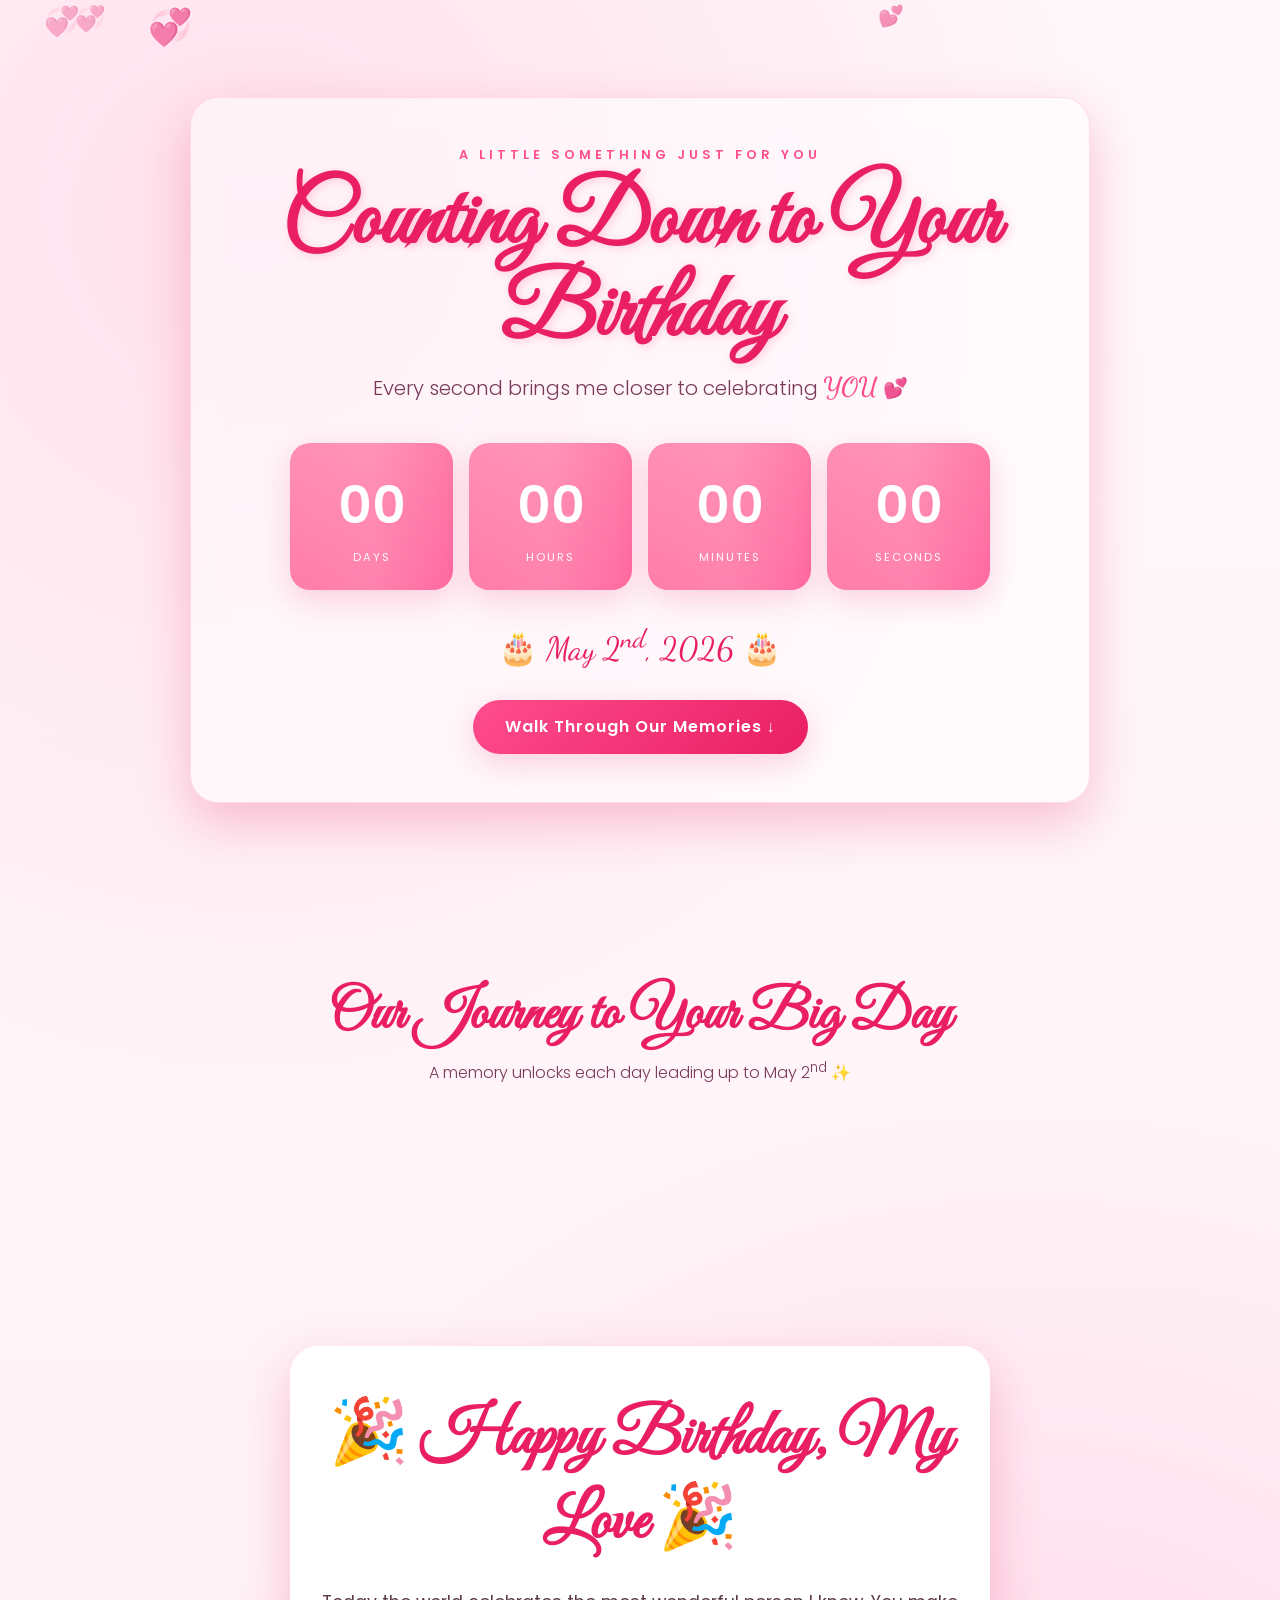
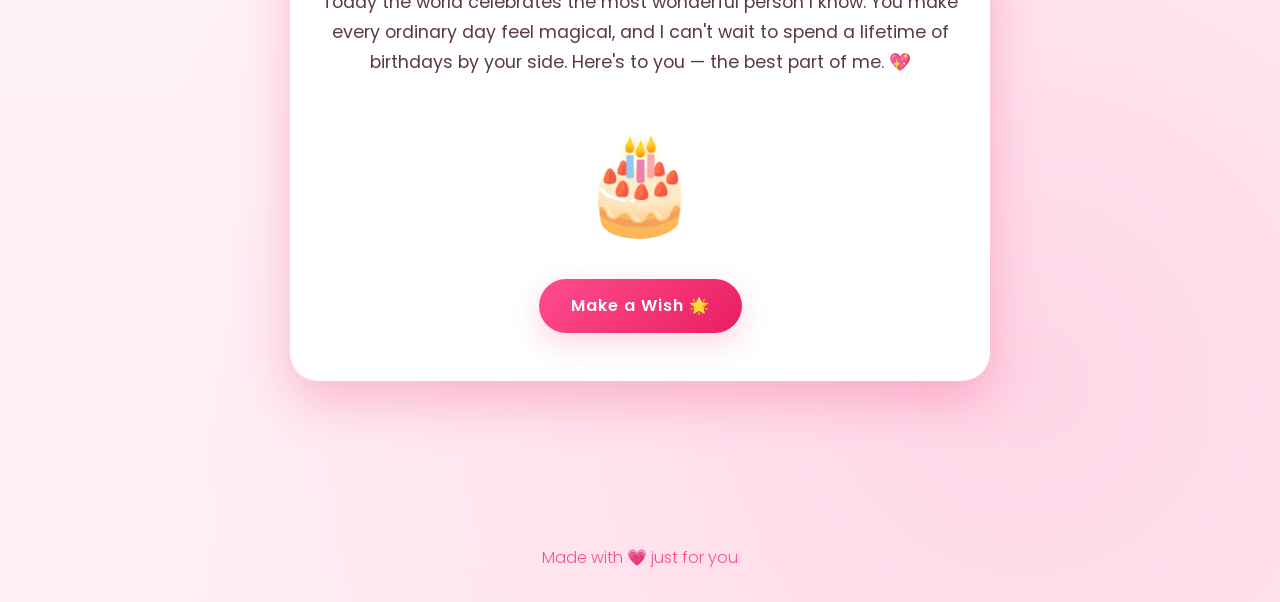
<file: bday/index.html>
<!DOCTYPE html>
<html lang="en">
<head>
  <meta charset="UTF-8" />
  <meta name="viewport" content="width=device-width, initial-scale=1.0" />
  <title>Counting Down to Your Special Day 💖</title>
  <link href="https://fonts.googleapis.com/css2?family=Dancing+Script:wght@600;700&family=Poppins:wght@300;400;600&family=Great+Vibes&display=swap" rel="stylesheet">
  <link rel="stylesheet" href="styles.css" />
</head>
<body>
  <!-- Floating hearts background -->
  <div class="hearts-bg" id="heartsBg" aria-hidden="true"></div>

  <!-- Hero / Countdown Section -->
  <header class="hero" id="heroSection">
    <div class="hero-inner">
      <p class="eyebrow">A little something just for you</p>
      <h1 class="hero-title">Counting Down to Your Birthday</h1>
      <p class="hero-sub">Every second brings me closer to celebrating <span class="accent">YOU</span> 💕</p>

      <div class="countdown" id="countdown" role="timer" aria-live="polite">
        <div class="time-box"><span id="days">00</span><label>Days</label></div>
        <div class="time-box"><span id="hours">00</span><label>Hours</label></div>
        <div class="time-box"><span id="minutes">00</span><label>Minutes</label></div>
        <div class="time-box"><span id="seconds">00</span><label>Seconds</label></div>
      </div>

      <p class="target-date">🎂 May 2<sup>nd</sup>, 2026 🎂</p>

      <a href="#timeline" class="cta">Walk Through Our Memories ↓</a>
    </div>
  </header>

  <!-- Memory Timeline Section -->
  <section class="timeline-section" id="timeline">
    <h2 class="section-title">Our Journey to Your Big Day</h2>
    <p class="section-sub">A memory unlocks each day leading up to May 2<sup>nd</sup> ✨</p>
    <div class="timeline" id="timelineContainer"></div>
  </section>

  <!-- Birthday Reveal (shows when countdown hits 0) -->
  <section class="reveal hidden" id="revealSection">
    <div class="reveal-card">
      <h2 class="reveal-title">🎉 Happy Birthday, My Love 🎉</h2>
      <p class="reveal-message">
        Today the world celebrates the most wonderful person I know.
        You make every ordinary day feel magical, and I can't wait to spend
        a lifetime of birthdays by your side. Here's to you — the best part of me. 💖
      </p>
      <div class="cake">🎂</div>
      <button class="cta" id="celebrateBtn">Make a Wish 🌟</button>
    </div>
  </section>

  <footer class="footer">
    <p>Made with 💗 just for you</p>
  </footer>

  <!-- Confetti canvas -->
  <canvas id="confettiCanvas"></canvas>

  <script src="memories.js"></script>
  <script src="script.js"></script>
</body>
</html>
</file>
<file: bday/styles.css>
/* ============================================
   Birthday Countdown — Romantic Pink Theme
   ============================================ */

:root {
  --pink-50:  #fff0f6;
  --pink-100: #ffe0ec;
  --pink-200: #ffc2d9;
  --pink-300: #ff9ec0;
  --pink-400: #ff7aa6;
  --pink-500: #ff4d8d;
  --rose:     #e91e63;
  --blush:    #ffd6e7;
  --cream:    #fff8fb;
  --gold:     #ffd700;
  --plum:     #5a1a3b;
  --shadow:   0 10px 30px rgba(233, 30, 99, 0.18);
  --shadow-lg:0 20px 50px rgba(233, 30, 99, 0.25);
}

* { box-sizing: border-box; margin: 0; padding: 0; }

html { scroll-behavior: smooth; }

body {
  font-family: 'Poppins', sans-serif;
  background:
    radial-gradient(circle at 20% 10%, var(--pink-100) 0%, transparent 40%),
    radial-gradient(circle at 80% 90%, var(--blush) 0%, transparent 40%),
    linear-gradient(180deg, var(--cream) 0%, var(--pink-50) 100%);
  color: var(--plum);
  min-height: 100vh;
  overflow-x: hidden;
}

/* -------- Floating Hearts Background -------- */
.hearts-bg {
  position: fixed;
  inset: 0;
  pointer-events: none;
  z-index: 0;
  overflow: hidden;
}
.heart {
  position: absolute;
  font-size: 1.5rem;
  opacity: 0.6;
  animation: floatUp linear infinite;
  user-select: none;
}
@keyframes floatUp {
  0%   { transform: translateY(100vh) rotate(0deg); opacity: 0; }
  10%  { opacity: 0.7; }
  90%  { opacity: 0.7; }
  100% { transform: translateY(-15vh) rotate(360deg); opacity: 0; }
}

/* -------- Hero / Countdown -------- */
.hero {
  position: relative;
  min-height: 100vh;
  display: grid;
  place-items: center;
  text-align: center;
  padding: 2rem 1.5rem;
  z-index: 1;
}
.hero-inner {
  max-width: 900px;
  width: 100%;
  background: rgba(255, 255, 255, 0.55);
  backdrop-filter: blur(14px);
  -webkit-backdrop-filter: blur(14px);
  border: 1px solid rgba(255, 192, 217, 0.5);
  border-radius: 28px;
  padding: 3rem 2rem;
  box-shadow: var(--shadow-lg);
  animation: fadeUp 1s ease;
}
@keyframes fadeUp {
  from { opacity: 0; transform: translateY(30px); }
  to   { opacity: 1; transform: translateY(0); }
}

.eyebrow {
  letter-spacing: 4px;
  text-transform: uppercase;
  font-size: 0.8rem;
  color: var(--pink-500);
  font-weight: 600;
  margin-bottom: 0.8rem;
}

.hero-title {
  font-family: 'Great Vibes', cursive;
  font-size: clamp(2.8rem, 7vw, 5.5rem);
  color: var(--rose);
  text-shadow: 2px 2px 8px rgba(255, 122, 166, 0.35);
  line-height: 1.05;
  margin-bottom: 0.6rem;
}

.hero-sub {
  font-size: clamp(1rem, 2vw, 1.25rem);
  color: #7a3a5a;
  margin-bottom: 2.5rem;
  font-weight: 300;
}
.accent {
  font-family: 'Dancing Script', cursive;
  color: var(--pink-500);
  font-weight: 700;
  font-size: 1.3em;
}

/* Countdown boxes */
.countdown {
  display: grid;
  grid-template-columns: repeat(4, 1fr);
  gap: 1rem;
  max-width: 700px;
  margin: 0 auto 2rem;
}
.time-box {
  background: linear-gradient(135deg, var(--pink-400), var(--pink-500));
  color: white;
  border-radius: 20px;
  padding: 1.5rem 0.5rem;
  box-shadow: var(--shadow);
  position: relative;
  overflow: hidden;
  transition: transform 0.3s ease;
}
.time-box::before {
  content: '';
  position: absolute;
  top: -50%; left: -50%;
  width: 200%; height: 200%;
  background: linear-gradient(45deg, transparent, rgba(255,255,255,0.25), transparent);
  transform: rotate(45deg);
  animation: shine 4s infinite;
}
@keyframes shine {
  0%   { transform: translate(-100%, -100%) rotate(45deg); }
  100% { transform: translate(100%, 100%) rotate(45deg); }
}
.time-box:hover { transform: translateY(-6px) scale(1.03); }
.time-box span {
  display: block;
  font-size: clamp(2rem, 5vw, 3.2rem);
  font-weight: 600;
  font-variant-numeric: tabular-nums;
  position: relative;
  z-index: 1;
}
.time-box label {
  display: block;
  text-transform: uppercase;
  letter-spacing: 2px;
  font-size: 0.7rem;
  opacity: 0.95;
  margin-top: 0.3rem;
  position: relative;
  z-index: 1;
}

.target-date {
  font-family: 'Dancing Script', cursive;
  font-size: clamp(1.5rem, 3vw, 2rem);
  color: var(--rose);
  margin-bottom: 2rem;
}

.cta {
  display: inline-block;
  background: linear-gradient(135deg, var(--pink-500), var(--rose));
  color: white;
  padding: 0.9rem 2rem;
  border-radius: 50px;
  text-decoration: none;
  font-weight: 600;
  letter-spacing: 1px;
  border: none;
  cursor: pointer;
  font-size: 1rem;
  font-family: inherit;
  box-shadow: var(--shadow);
  transition: transform 0.3s, box-shadow 0.3s;
}
.cta:hover {
  transform: translateY(-3px);
  box-shadow: var(--shadow-lg);
}

/* -------- Timeline -------- */
.timeline-section {
  padding: 5rem 1.5rem;
  position: relative;
  z-index: 1;
}
.section-title {
  font-family: 'Great Vibes', cursive;
  font-size: clamp(2.2rem, 5vw, 3.5rem);
  text-align: center;
  color: var(--rose);
  margin-bottom: 0.5rem;
}
.section-sub {
  text-align: center;
  color: #7a3a5a;
  margin-bottom: 3rem;
  font-weight: 300;
}

.timeline {
  position: relative;
  max-width: 1000px;
  margin: 0 auto;
}
.timeline::before {
  content: '';
  position: absolute;
  left: 50%;
  top: 0; bottom: 0;
  width: 3px;
  background: linear-gradient(180deg, var(--pink-300), var(--pink-500), var(--pink-300));
  transform: translateX(-50%);
  border-radius: 3px;
}

.memory-card {
  position: relative;
  width: 45%;
  background: white;
  border-radius: 20px;
  padding: 1.5rem;
  margin-bottom: 2.5rem;
  box-shadow: var(--shadow);
  opacity: 0;
  transform: translateY(40px);
  transition: opacity 0.8s ease, transform 0.8s ease;
}
.memory-card.visible { opacity: 1; transform: translateY(0); }
.memory-card.left  { margin-right: auto; }
.memory-card.right { margin-left: auto; }

.memory-card::after {
  content: '💗';
  position: absolute;
  top: 1.5rem;
  width: 36px; height: 36px;
  background: white;
  border: 3px solid var(--pink-500);
  border-radius: 50%;
  display: grid;
  place-items: center;
  font-size: 0.9rem;
  box-shadow: var(--shadow);
}
.memory-card.left::after  { right: -57px; }
.memory-card.right::after { left:  -57px; }

.memory-card.locked {
  background: linear-gradient(135deg, #fdf2f7, #fce4ec);
  filter: grayscale(0.2);
}
.memory-card.locked .memory-img,
.memory-card.locked .memory-title,
.memory-card.locked .memory-text { visibility: hidden; }
.memory-card.locked::before {
  content: '🔒 Unlocks ' attr(data-unlock);
  position: absolute;
  inset: 0;
  display: grid;
  place-items: center;
  background: rgba(255, 240, 246, 0.85);
  border-radius: 20px;
  font-weight: 600;
  color: var(--rose);
  font-size: 0.95rem;
  z-index: 2;
}

.memory-date {
  display: inline-block;
  background: linear-gradient(135deg, var(--pink-400), var(--pink-500));
  color: white;
  padding: 0.3rem 0.9rem;
  border-radius: 50px;
  font-size: 0.8rem;
  font-weight: 600;
  letter-spacing: 1px;
  margin-bottom: 0.8rem;
}
.memory-img {
  width: 100%;
  aspect-ratio: 4 / 3;
  object-fit: cover;
  border-radius: 14px;
  margin-bottom: 1rem;
  background: linear-gradient(135deg, var(--pink-100), var(--pink-200));
}
.memory-title {
  font-family: 'Dancing Script', cursive;
  font-size: 1.6rem;
  color: var(--rose);
  margin-bottom: 0.4rem;
}
.memory-text {
  color: #5a3a4a;
  line-height: 1.6;
  font-size: 0.95rem;
}

/* -------- Birthday Reveal -------- */
.reveal {
  min-height: 100vh;
  display: grid;
  place-items: center;
  padding: 3rem 1.5rem;
  position: relative;
  z-index: 2;
}
.reveal.hidden { display: none; }
.reveal-card {
  background: white;
  border-radius: 28px;
  padding: 3rem 2rem;
  max-width: 700px;
  text-align: center;
  box-shadow: var(--shadow-lg);
  animation: pop 0.8s ease;
}
@keyframes pop {
  0%   { transform: scale(0.7); opacity: 0; }
  60%  { transform: scale(1.05); }
  100% { transform: scale(1); opacity: 1; }
}
.reveal-title {
  font-family: 'Great Vibes', cursive;
  font-size: clamp(2.5rem, 6vw, 4rem);
  color: var(--rose);
  margin-bottom: 1.5rem;
}
.reveal-message {
  font-size: 1.1rem;
  color: #5a3a4a;
  line-height: 1.7;
  margin-bottom: 2rem;
}
.cake {
  font-size: 6rem;
  margin: 1rem 0 1.5rem;
  animation: bounce 2s infinite;
}
@keyframes bounce {
  0%, 100% { transform: translateY(0); }
  50%      { transform: translateY(-15px); }
}

/* -------- Footer -------- */
.footer {
  text-align: center;
  padding: 2rem;
  color: var(--pink-500);
  font-weight: 300;
  position: relative;
  z-index: 1;
}

/* -------- Confetti Canvas -------- */
#confettiCanvas {
  position: fixed;
  inset: 0;
  pointer-events: none;
  z-index: 999;
}

/* -------- Responsive -------- */
@media (max-width: 720px) {
  .countdown { grid-template-columns: repeat(2, 1fr); }
  .hero-inner { padding: 2rem 1.2rem; }

  .timeline::before { left: 20px; }
  .memory-card,
  .memory-card.left,
  .memory-card.right {
    width: calc(100% - 50px);
    margin-left: 50px;
    margin-right: 0;
  }
  .memory-card.left::after,
  .memory-card.right::after { left: -42px; right: auto; }
}
</file>
